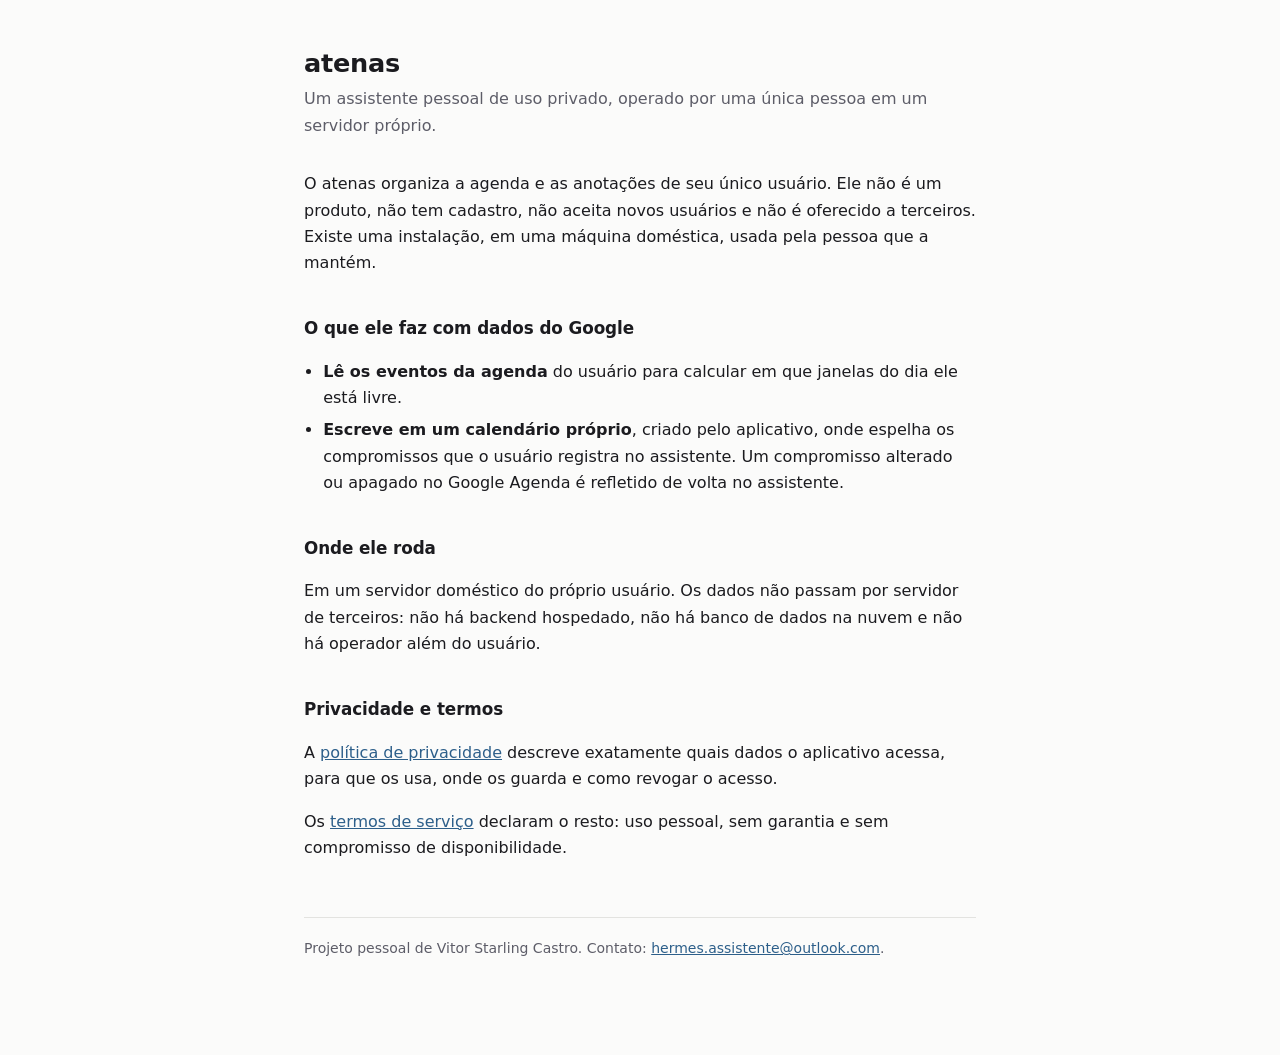
<file: index.html>
<!doctype html>
<html lang="pt-BR">
<head>
<meta charset="utf-8">
<meta name="viewport" content="width=device-width, initial-scale=1">
<!-- NÃO REMOVER: prova de posse do domínio no Google Search Console. Sem esta tag o
     Google desverifica vitorstarlingcastro.github.io, e o app atenas perde o
     "authorized domain" do consent screen OAuth. Não é sobra de template. -->
<meta name="google-site-verification" content="M3GvnodiUBqTxpIWth4fxoZXBYt_ctTE-GGVgpc6OCg" />
<title>atenas — assistente pessoal</title>
<link rel="stylesheet" href="estilo.css">
</head>
<body>
<main>

<h1>atenas</h1>
<p class="sub">Um assistente pessoal de uso privado, operado por uma única pessoa em um servidor próprio.</p>

<p>O atenas organiza a agenda e as anotações de seu único usuário. Ele não é um produto,
não tem cadastro, não aceita novos usuários e não é oferecido a terceiros. Existe uma
instalação, em uma máquina doméstica, usada pela pessoa que a mantém.</p>

<h2>O que ele faz com dados do Google</h2>
<ul>
  <li><strong>Lê os eventos da agenda</strong> do usuário para calcular em que janelas do dia ele está livre.</li>
  <li><strong>Escreve em um calendário próprio</strong>, criado pelo aplicativo, onde espelha os
      compromissos que o usuário registra no assistente. Um compromisso alterado ou apagado no
      Google Agenda é refletido de volta no assistente.</li>
</ul>

<h2>Onde ele roda</h2>
<p>Em um servidor doméstico do próprio usuário. Os dados não passam por servidor de terceiros:
não há backend hospedado, não há banco de dados na nuvem e não há operador além do usuário.</p>

<h2>Privacidade e termos</h2>
<p>A <a href="privacidade.html">política de privacidade</a> descreve exatamente quais dados o
aplicativo acessa, para que os usa, onde os guarda e como revogar o acesso.</p>
<p>Os <a href="termos.html">termos de serviço</a> declaram o resto: uso pessoal, sem garantia e sem compromisso de disponibilidade.</p>

<p class="rodape">
  Projeto pessoal de Vitor Starling Castro.
  Contato: <a href="mailto:hermes.assistente@outlook.com">hermes.assistente@outlook.com</a>.
</p>

</main>
</body>
</html>
</file>
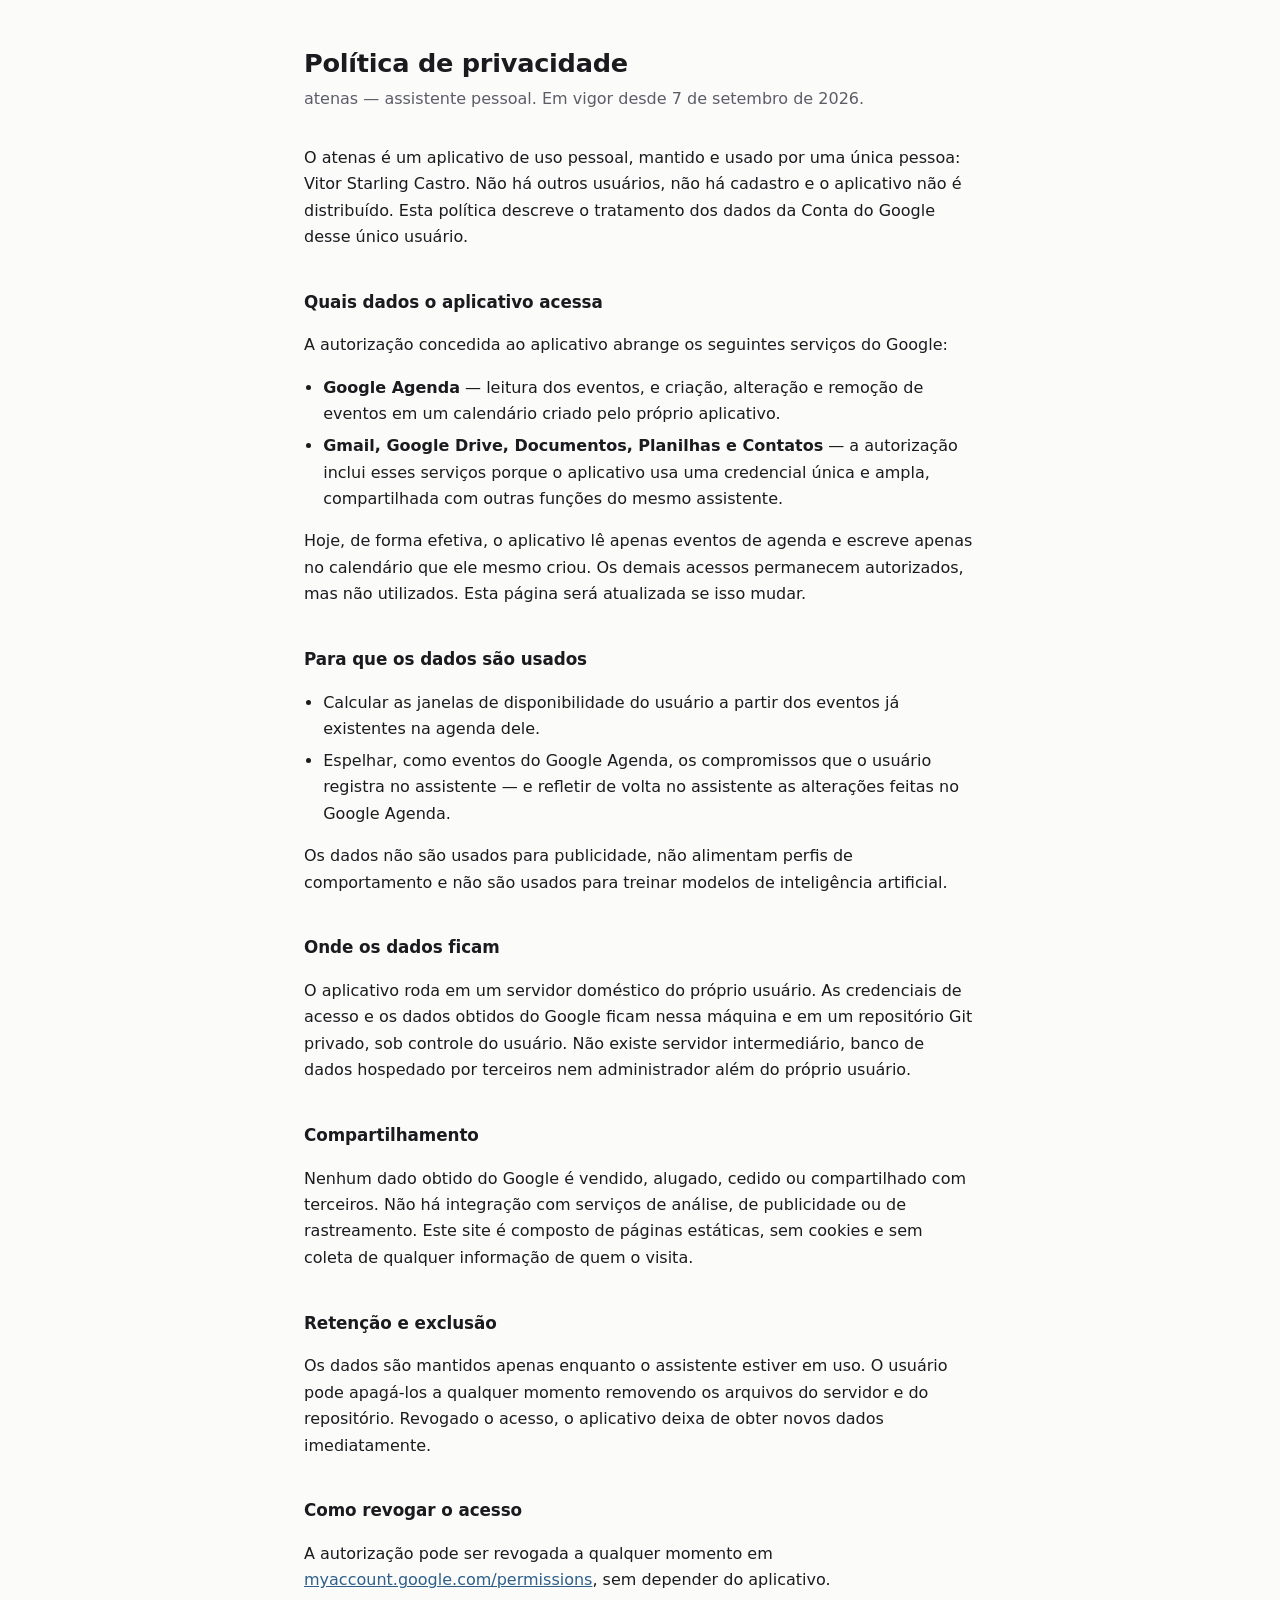
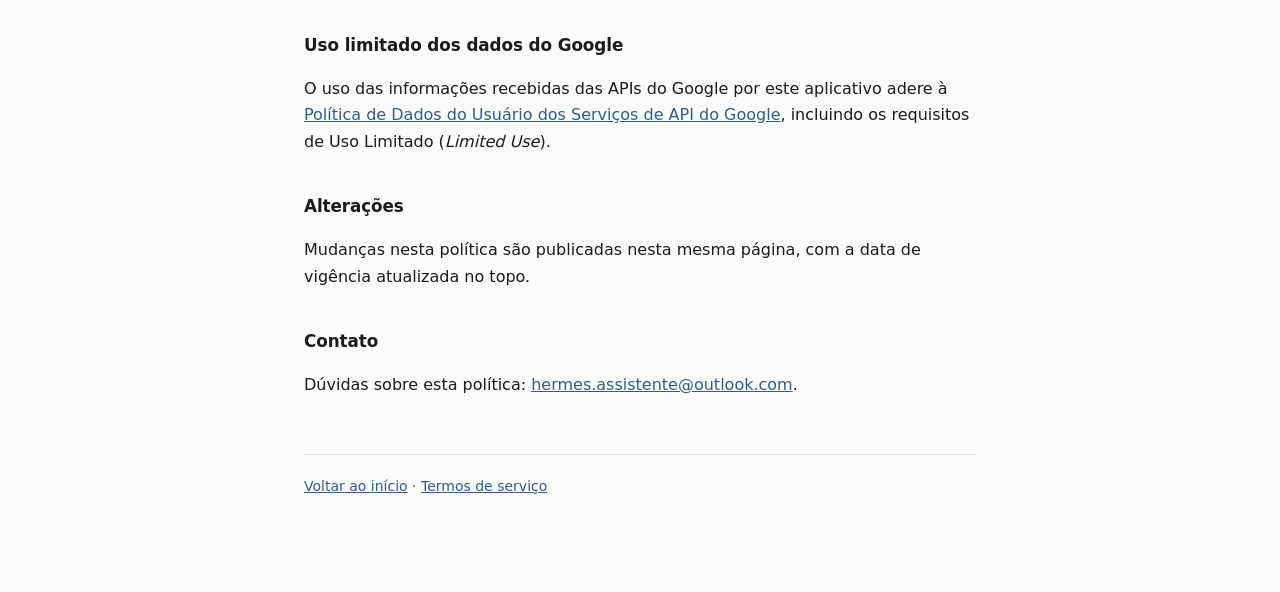
<file: privacidade.html>
<!doctype html>
<html lang="pt-BR">
<head>
<meta charset="utf-8">
<meta name="viewport" content="width=device-width, initial-scale=1">
<title>Política de privacidade — atenas</title>
<link rel="stylesheet" href="estilo.css">
</head>
<body>
<main>

<h1>Política de privacidade</h1>
<p class="sub">atenas — assistente pessoal. Em vigor desde 7 de setembro de 2026.</p>

<p>O atenas é um aplicativo de uso pessoal, mantido e usado por uma única pessoa: Vitor
Starling Castro. Não há outros usuários, não há cadastro e o aplicativo não é distribuído.
Esta política descreve o tratamento dos dados da Conta do Google desse único usuário.</p>

<h2>Quais dados o aplicativo acessa</h2>
<p>A autorização concedida ao aplicativo abrange os seguintes serviços do Google:</p>
<ul>
  <li><strong>Google Agenda</strong> — leitura dos eventos, e criação, alteração e remoção de
      eventos em um calendário criado pelo próprio aplicativo.</li>
  <li><strong>Gmail, Google Drive, Documentos, Planilhas e Contatos</strong> — a autorização
      inclui esses serviços porque o aplicativo usa uma credencial única e ampla, compartilhada
      com outras funções do mesmo assistente.</li>
</ul>
<p>Hoje, de forma efetiva, o aplicativo lê apenas eventos de agenda e escreve apenas no
calendário que ele mesmo criou. Os demais acessos permanecem autorizados, mas não utilizados.
Esta página será atualizada se isso mudar.</p>

<h2>Para que os dados são usados</h2>
<ul>
  <li>Calcular as janelas de disponibilidade do usuário a partir dos eventos já existentes na
      agenda dele.</li>
  <li>Espelhar, como eventos do Google Agenda, os compromissos que o usuário registra no
      assistente — e refletir de volta no assistente as alterações feitas no Google Agenda.</li>
</ul>
<p>Os dados não são usados para publicidade, não alimentam perfis de comportamento e não são
usados para treinar modelos de inteligência artificial.</p>

<h2>Onde os dados ficam</h2>
<p>O aplicativo roda em um servidor doméstico do próprio usuário. As credenciais de acesso e os
dados obtidos do Google ficam nessa máquina e em um repositório Git privado, sob controle do
usuário. Não existe servidor intermediário, banco de dados hospedado por terceiros nem
administrador além do próprio usuário.</p>

<h2>Compartilhamento</h2>
<p>Nenhum dado obtido do Google é vendido, alugado, cedido ou compartilhado com terceiros. Não
há integração com serviços de análise, de publicidade ou de rastreamento. Este site é composto
de páginas estáticas, sem cookies e sem coleta de qualquer informação de quem o visita.</p>

<h2>Retenção e exclusão</h2>
<p>Os dados são mantidos apenas enquanto o assistente estiver em uso. O usuário pode apagá-los
a qualquer momento removendo os arquivos do servidor e do repositório. Revogado o acesso, o
aplicativo deixa de obter novos dados imediatamente.</p>

<h2>Como revogar o acesso</h2>
<p>A autorização pode ser revogada a qualquer momento em
<a href="https://myaccount.google.com/permissions">myaccount.google.com/permissions</a>,
sem depender do aplicativo.</p>

<h2>Uso limitado dos dados do Google</h2>
<p>O uso das informações recebidas das APIs do Google por este aplicativo adere à
<a href="https://developers.google.com/terms/api-services-user-data-policy">Política de Dados
do Usuário dos Serviços de API do Google</a>, incluindo os requisitos de Uso Limitado
(<em>Limited Use</em>).</p>

<h2>Alterações</h2>
<p>Mudanças nesta política são publicadas nesta mesma página, com a data de vigência atualizada
no topo.</p>

<h2>Contato</h2>
<p>Dúvidas sobre esta política: <a href="mailto:hermes.assistente@outlook.com">hermes.assistente@outlook.com</a>.</p>

<p class="rodape"><a href="index.html">Voltar ao início</a> · <a href="termos.html">Termos de serviço</a></p>

</main>
</body>
</html>
</file>
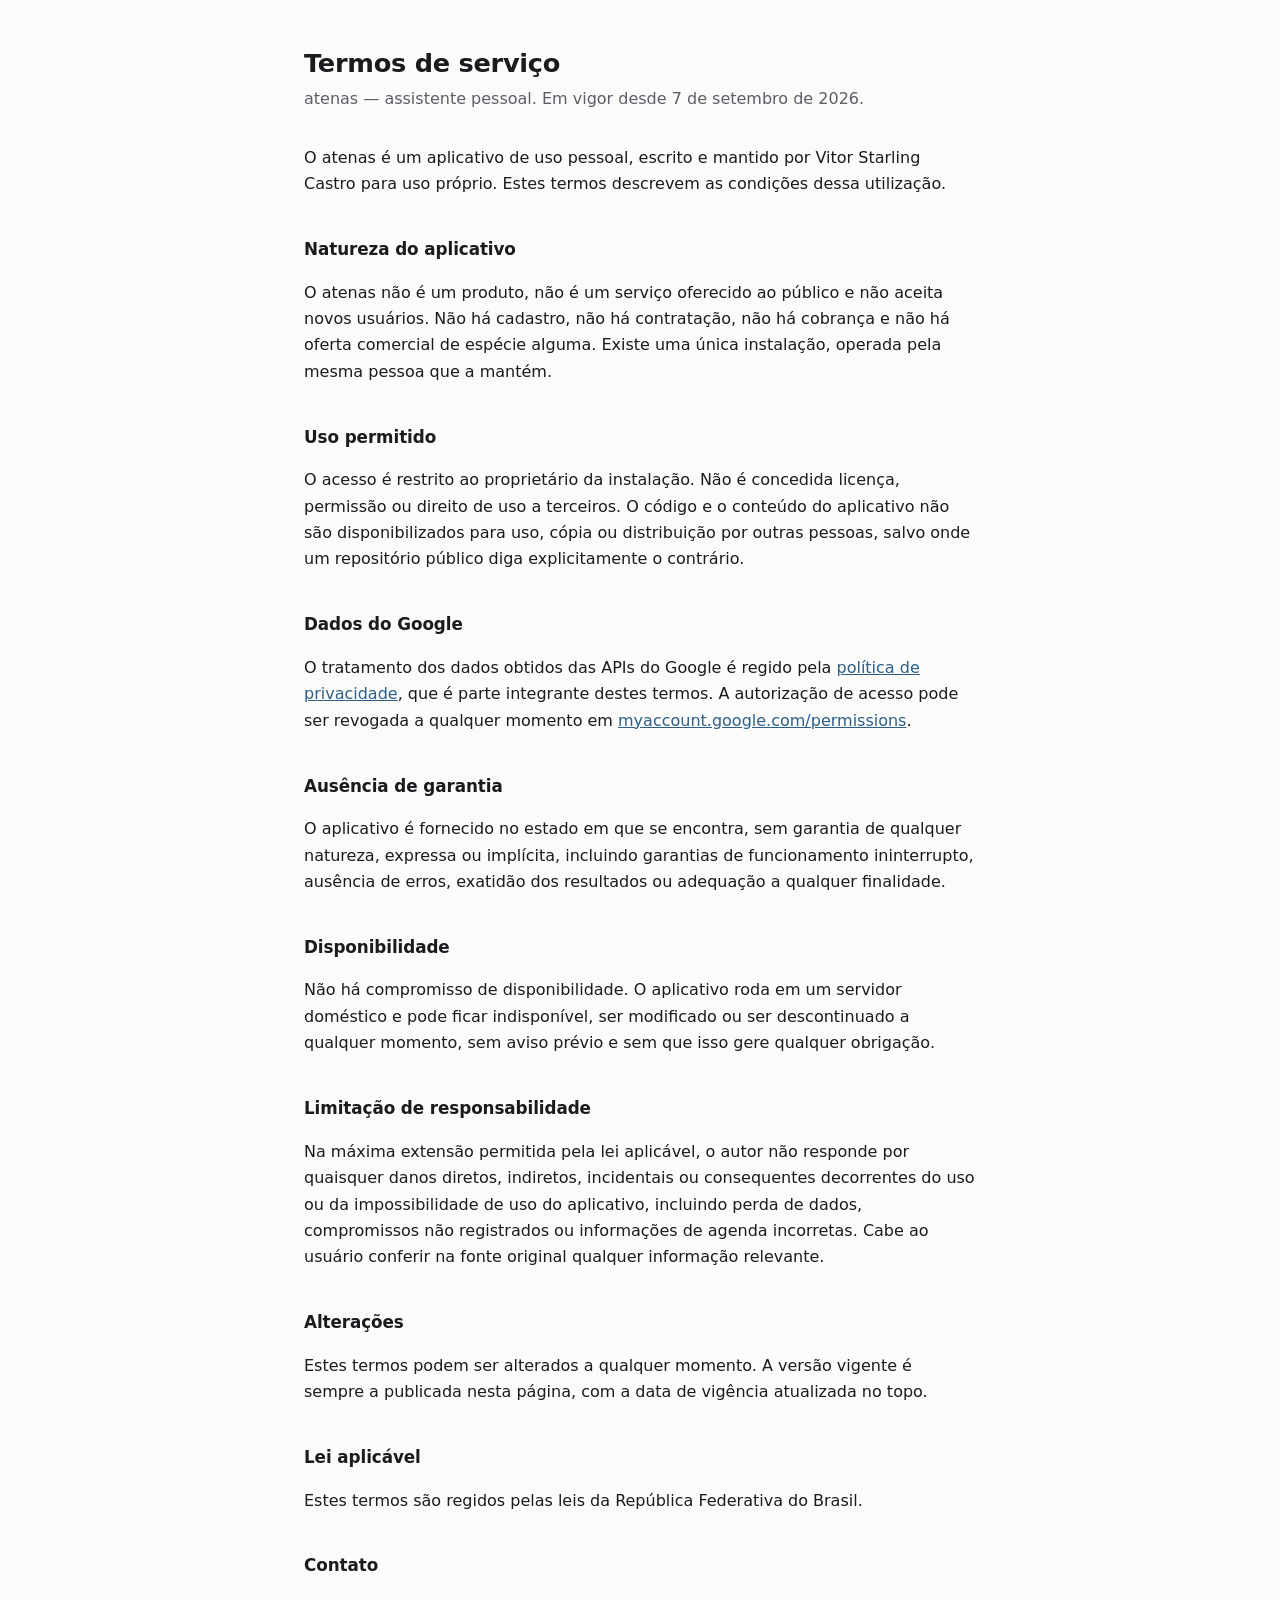
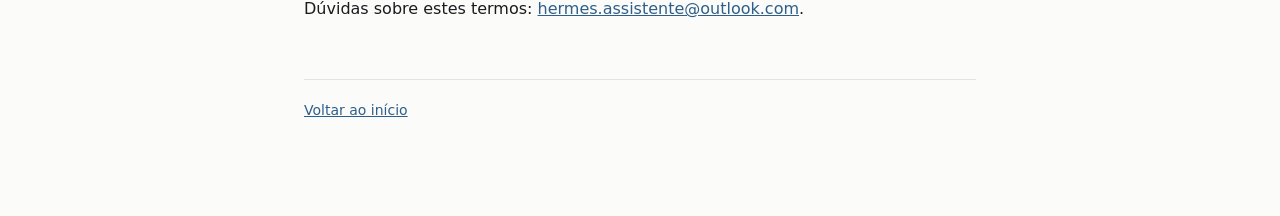
<file: termos.html>
<!doctype html>
<html lang="pt-BR">
<head>
<meta charset="utf-8">
<meta name="viewport" content="width=device-width, initial-scale=1">
<title>Termos de serviço — atenas</title>
<link rel="stylesheet" href="estilo.css">
</head>
<body>
<main>

<h1>Termos de serviço</h1>
<p class="sub">atenas — assistente pessoal. Em vigor desde 7 de setembro de 2026.</p>

<p>O atenas é um aplicativo de uso pessoal, escrito e mantido por Vitor Starling Castro para
uso próprio. Estes termos descrevem as condições dessa utilização.</p>

<h2>Natureza do aplicativo</h2>
<p>O atenas não é um produto, não é um serviço oferecido ao público e não aceita novos
usuários. Não há cadastro, não há contratação, não há cobrança e não há oferta comercial de
espécie alguma. Existe uma única instalação, operada pela mesma pessoa que a mantém.</p>

<h2>Uso permitido</h2>
<p>O acesso é restrito ao proprietário da instalação. Não é concedida licença, permissão ou
direito de uso a terceiros. O código e o conteúdo do aplicativo não são disponibilizados para
uso, cópia ou distribuição por outras pessoas, salvo onde um repositório público diga
explicitamente o contrário.</p>

<h2>Dados do Google</h2>
<p>O tratamento dos dados obtidos das APIs do Google é regido pela
<a href="privacidade.html">política de privacidade</a>, que é parte integrante destes termos.
A autorização de acesso pode ser revogada a qualquer momento em
<a href="https://myaccount.google.com/permissions">myaccount.google.com/permissions</a>.</p>

<h2>Ausência de garantia</h2>
<p>O aplicativo é fornecido no estado em que se encontra, sem garantia de qualquer natureza,
expressa ou implícita, incluindo garantias de funcionamento ininterrupto, ausência de erros,
exatidão dos resultados ou adequação a qualquer finalidade.</p>

<h2>Disponibilidade</h2>
<p>Não há compromisso de disponibilidade. O aplicativo roda em um servidor doméstico e pode
ficar indisponível, ser modificado ou ser descontinuado a qualquer momento, sem aviso prévio e
sem que isso gere qualquer obrigação.</p>

<h2>Limitação de responsabilidade</h2>
<p>Na máxima extensão permitida pela lei aplicável, o autor não responde por quaisquer danos
diretos, indiretos, incidentais ou consequentes decorrentes do uso ou da impossibilidade de uso
do aplicativo, incluindo perda de dados, compromissos não registrados ou informações de agenda
incorretas. Cabe ao usuário conferir na fonte original qualquer informação relevante.</p>

<h2>Alterações</h2>
<p>Estes termos podem ser alterados a qualquer momento. A versão vigente é sempre a publicada
nesta página, com a data de vigência atualizada no topo.</p>

<h2>Lei aplicável</h2>
<p>Estes termos são regidos pelas leis da República Federativa do Brasil.</p>

<h2>Contato</h2>
<p>Dúvidas sobre estes termos: <a href="mailto:hermes.assistente@outlook.com">hermes.assistente@outlook.com</a>.</p>

<p class="rodape"><a href="index.html">Voltar ao início</a></p>

</main>
</body>
</html>
</file>
<file: estilo.css>
:root {
  color-scheme: light dark;
  --tinta: #1b1b1f;
  --papel: #fbfbfa;
  --suave: #5d5d68;
  --linha: #e3e3e0;
  --realce: #2d5f8a;
}
@media (prefers-color-scheme: dark) {
  :root {
    --tinta: #e8e8ea;
    --papel: #16161a;
    --suave: #9a9aa4;
    --linha: #2c2c33;
    --realce: #7fb0d8;
  }
}
* { box-sizing: border-box; }
body {
  margin: 0;
  padding: 3rem 1.5rem 5rem;
  background: var(--papel);
  color: var(--tinta);
  font: 16px/1.65 system-ui, -apple-system, "Segoe UI", Roboto, sans-serif;
}
main { max-width: 42rem; margin: 0 auto; }
h1 { font-size: 1.6rem; line-height: 1.25; margin: 0 0 .4rem; letter-spacing: -.01em; }
h2 { font-size: 1.05rem; margin: 2.4rem 0 .6rem; letter-spacing: -.005em; }
p, li { color: var(--tinta); }
ul { padding-left: 1.2rem; }
li { margin: .35rem 0; }
a { color: var(--realce); }
.sub { color: var(--suave); margin: 0 0 2rem; }
.rodape {
  margin-top: 3.5rem; padding-top: 1.2rem;
  border-top: 1px solid var(--linha);
  color: var(--suave); font-size: .875rem;
}
code {
  font-family: ui-monospace, SFMono-Regular, Menlo, monospace;
  font-size: .875em; background: var(--linha);
  padding: .1em .35em; border-radius: 3px;
}
</file>
